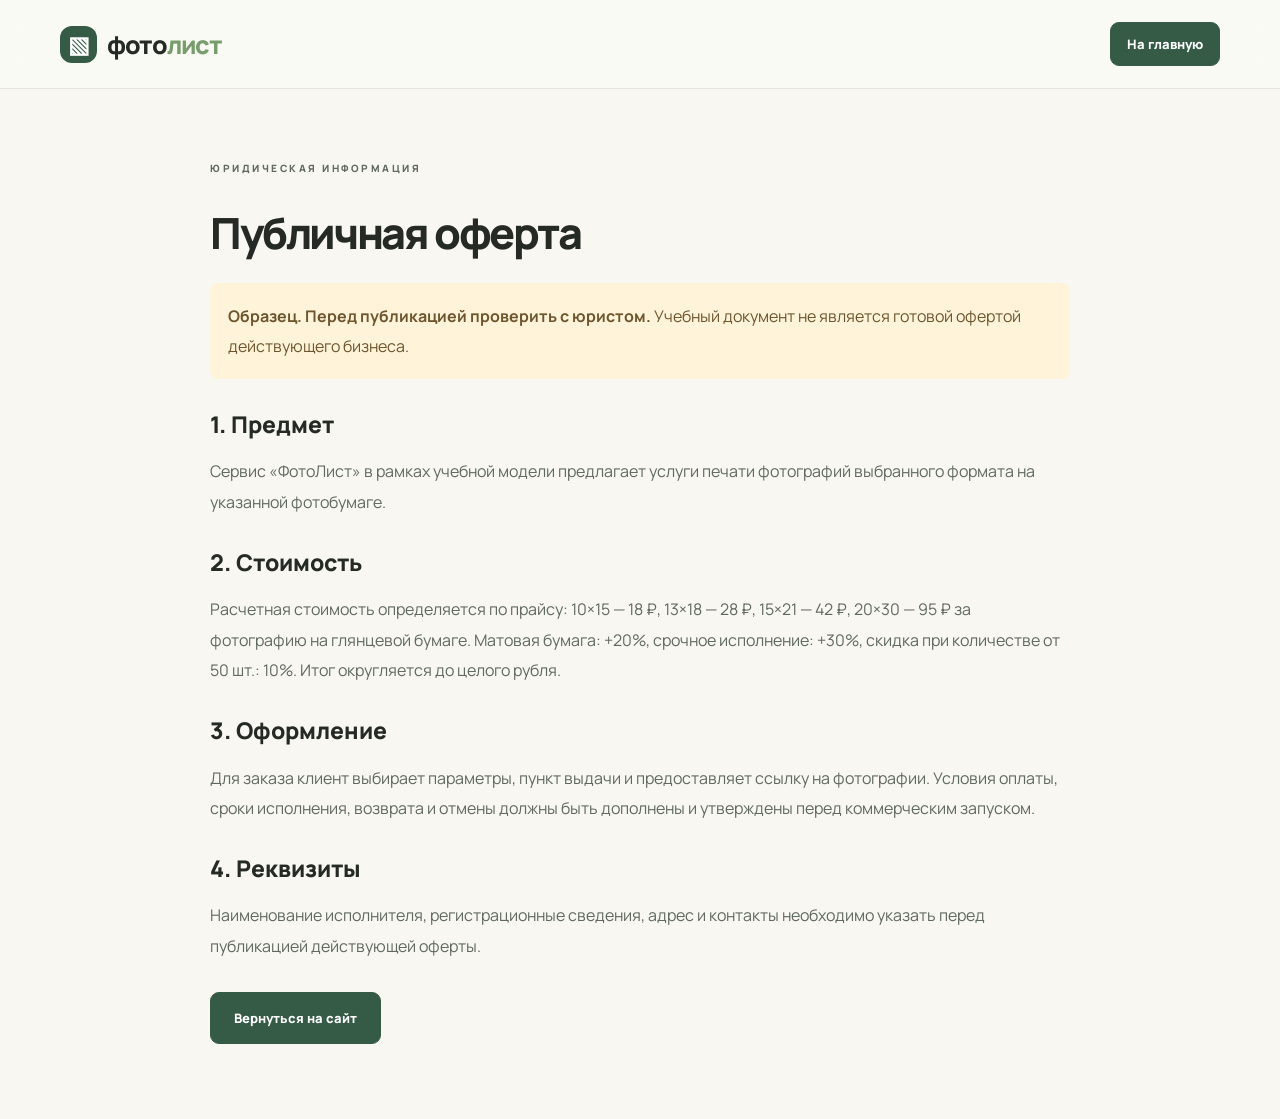
<file: offer.html>
<!doctype html><html lang="ru"><head><meta charset="utf-8"><meta name="viewport" content="width=device-width, initial-scale=1"><title>Оферта — ФотоЛист</title><link rel="stylesheet" href="styles.css"></head><body><header class="top"><div class="shell nav"><a class="logo" href="index.html"><span class="logoicon">▧</span> фото<span>лист</span></a><a href="index.html" class="btn small">На главную</a></div></header><main class="shell legal"><p class="kicker">ЮРИДИЧЕСКАЯ ИНФОРМАЦИЯ</p><h1>Публичная оферта</h1><p class="warning"><strong>Образец. Перед публикацией проверить с юристом.</strong> Учебный документ не является готовой офертой действующего бизнеса.</p><h2>1. Предмет</h2><p>Сервис «ФотоЛист» в рамках учебной модели предлагает услуги печати фотографий выбранного формата на указанной фотобумаге.</p><h2>2. Стоимость</h2><p>Расчетная стоимость определяется по прайсу: 10×15 — 18 ₽, 13×18 — 28 ₽, 15×21 — 42 ₽, 20×30 — 95 ₽ за фотографию на глянцевой бумаге. Матовая бумага: +20%, срочное исполнение: +30%, скидка при количестве от 50 шт.: 10%. Итог округляется до целого рубля.</p><h2>3. Оформление</h2><p>Для заказа клиент выбирает параметры, пункт выдачи и предоставляет ссылку на фотографии. Условия оплаты, сроки исполнения, возврата и отмены должны быть дополнены и утверждены перед коммерческим запуском.</p><h2>4. Реквизиты</h2><p>Наименование исполнителя, регистрационные сведения, адрес и контакты необходимо указать перед публикацией действующей оферты.</p><a href="index.html" class="btn back">Вернуться на сайт</a></main></body></html>
</file>
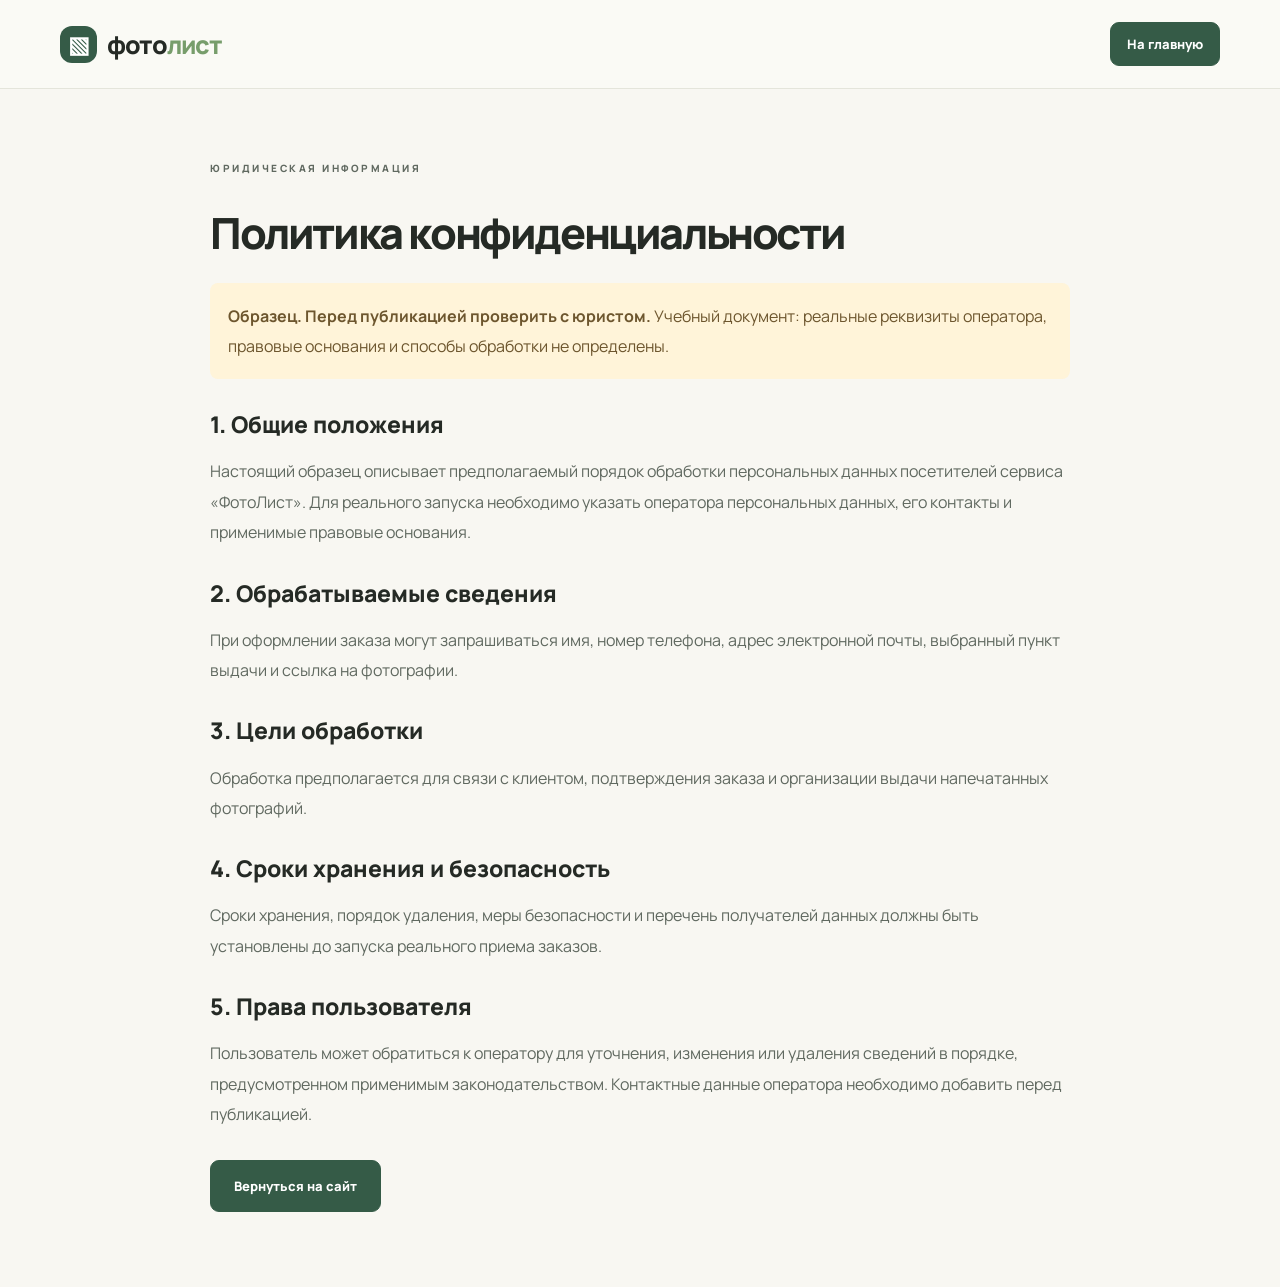
<file: privacy.html>
<!doctype html><html lang="ru"><head><meta charset="utf-8"><meta name="viewport" content="width=device-width, initial-scale=1"><title>Политика конфиденциальности — ФотоЛист</title><link rel="stylesheet" href="styles.css"></head><body><header class="top"><div class="shell nav"><a class="logo" href="index.html"><span class="logoicon">▧</span> фото<span>лист</span></a><a href="index.html" class="btn small">На главную</a></div></header><main class="shell legal"><p class="kicker">ЮРИДИЧЕСКАЯ ИНФОРМАЦИЯ</p><h1>Политика конфиденциальности</h1><p class="warning"><strong>Образец. Перед публикацией проверить с юристом.</strong> Учебный документ: реальные реквизиты оператора, правовые основания и способы обработки не определены.</p><h2>1. Общие положения</h2><p>Настоящий образец описывает предполагаемый порядок обработки персональных данных посетителей сервиса «ФотоЛист». Для реального запуска необходимо указать оператора персональных данных, его контакты и применимые правовые основания.</p><h2>2. Обрабатываемые сведения</h2><p>При оформлении заказа могут запрашиваться имя, номер телефона, адрес электронной почты, выбранный пункт выдачи и ссылка на фотографии.</p><h2>3. Цели обработки</h2><p>Обработка предполагается для связи с клиентом, подтверждения заказа и организации выдачи напечатанных фотографий.</p><h2>4. Сроки хранения и безопасность</h2><p>Сроки хранения, порядок удаления, меры безопасности и перечень получателей данных должны быть установлены до запуска реального приема заказов.</p><h2>5. Права пользователя</h2><p>Пользователь может обратиться к оператору для уточнения, изменения или удаления сведений в порядке, предусмотренном применимым законодательством. Контактные данные оператора необходимо добавить перед публикацией.</p><a href="index.html" class="btn back">Вернуться на сайт</a></main></body></html>
</file>
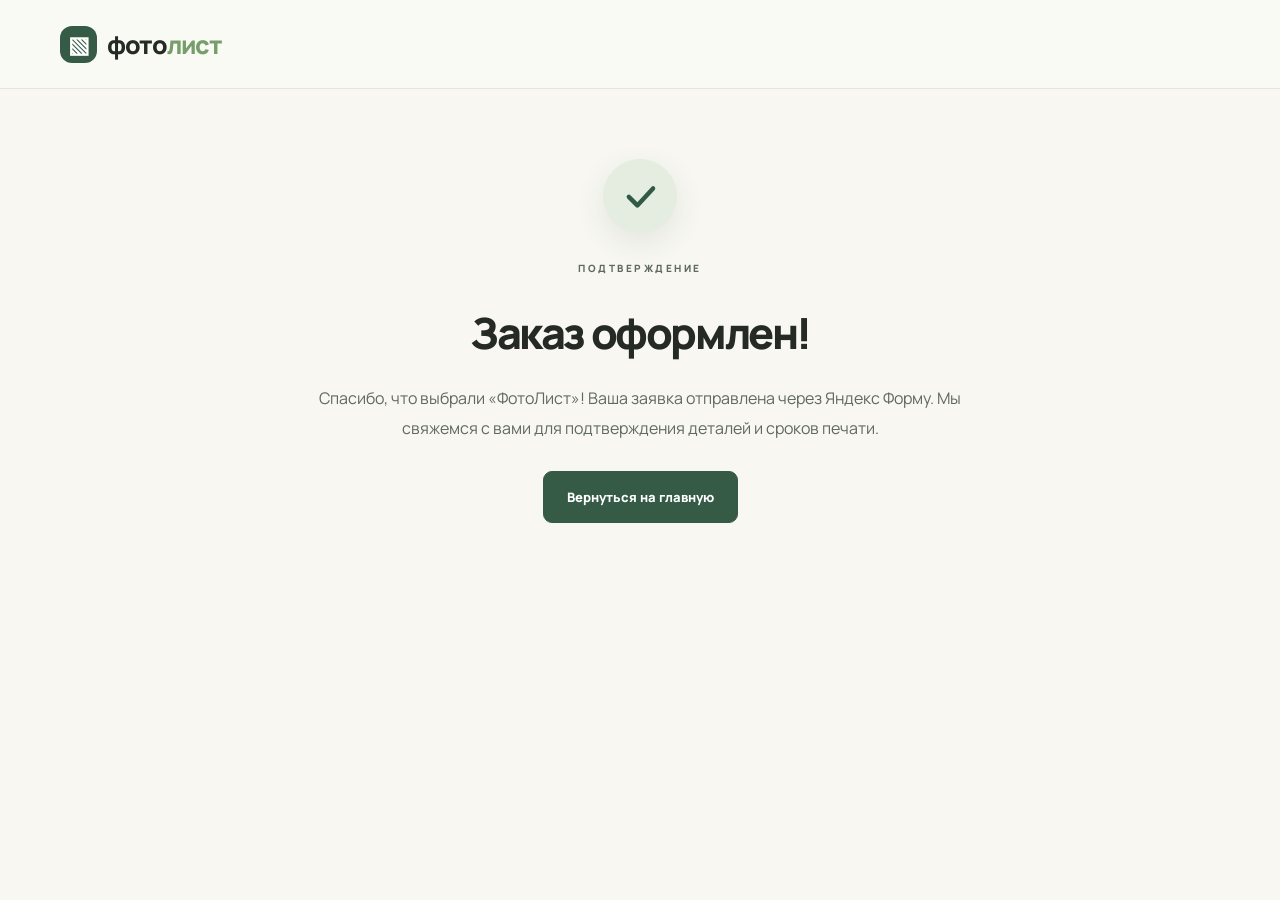
<file: success.html>
<!doctype html>
<html lang="ru">
<head>
  <meta charset="utf-8">
  <meta name="viewport" content="width=device-width, initial-scale=1">
  <title>Заказ оформлен — ФотоЛист</title>
  <link rel="stylesheet" href="styles.css">
  <style>
    .success-mark {
      display: grid;
      place-items: center;
      width: 74px;
      height: 74px;
      margin: 0 auto 26px;
      border-radius: 50%;
      background: #e4eddf;
      color: #315a46;
      box-shadow: 0 10px 30px rgba(49,90,70,.1);
    }
    .success-mark svg { width: 43px; height: 43px; }
    .success-note { max-width: 680px; margin: 0 auto 28px; }
  </style>
</head>
<body>
  <header class="top">
    <div class="shell nav">
      <a class="logo" href="index.html"><span class="logoicon">▧</span> фото<span>лист</span></a>
    </div>
  </header>
  <main class="shell legal" style="text-align:center">
    <div class="success-mark" aria-hidden="true">
      <svg viewBox="0 0 48 48" fill="none" xmlns="http://www.w3.org/2000/svg">
        <path d="M11 24.5L20.5 34L38 15" stroke="currentColor" stroke-width="5" stroke-linecap="round" stroke-linejoin="round"/>
      </svg>
    </div>
    <p class="kicker">ПОДТВЕРЖДЕНИЕ</p>
    <h1>Заказ оформлен!</h1>
    <p class="success-note">Спасибо, что выбрали «ФотоЛист»! Ваша заявка отправлена через Яндекс Форму. Мы свяжемся с вами для подтверждения деталей и сроков печати.</p>
    <a href="index.html" class="btn">Вернуться на главную</a>
  </main>
</body>
</html>
</file>
<file: styles.css>
@import url('https://fonts.googleapis.com/css2?family=DM+Sans:wght@400;500;600;700&family=Manrope:wght@400;500;600;700;800&display=swap');
:root{--ink:#252a25;--muted:#6e746b;--green:#355b47;--olive:#dbe6bd;--cream:#f8f7f2;--line:#e4e5db}*{box-sizing:border-box}html{scroll-behavior:smooth}body{margin:0;background:var(--cream);color:var(--ink);font-family:Manrope,Arial,sans-serif}h1,h2,h3,p{margin-top:0}a{color:inherit}button,input,select{font:inherit}button,a,select{transition:.18s ease}button{cursor:pointer}.shell{width:min(1160px,calc(100% - 64px));margin:auto}.top{background:#fafaf6;border-bottom:1px solid var(--line);position:sticky;z-index:20;top:0}.nav{height:88px;display:flex;align-items:center;gap:35px;justify-content:space-between}.logo{text-decoration:none;font-size:25px;font-weight:800;letter-spacing:-1.3px;display:inline-flex;align-items:center;position:relative;white-space:nowrap}.logo>span:not(.logoicon){color:#779d6b}.logoicon{color:#fff;background:var(--green);height:37px;width:37px;border-radius:12px;display:grid;place-items:center;margin-right:10px;font-size:23px}.logo small{font-size:8px;letter-spacing:1.4px;color:var(--muted);position:absolute;left:47px;top:33px}.nav nav{display:flex;gap:29px}.nav nav a{font-size:13px;font-weight:700;text-decoration:none}.nav nav a:hover,.text-link:hover{color:#638a67}.btn{background:var(--green);border:1px solid var(--green);color:white;text-decoration:none;border-radius:9px;display:inline-flex;align-items:center;justify-content:center;gap:22px;padding:16px 23px;font-size:13px;font-weight:800;min-height:52px}.btn:hover{background:#244432;transform:translateY(-2px)}.btn.small{padding:12px 16px;min-height:43px}.btn span{font-size:17px;font-weight:400}.hero{min-height:650px;display:grid;grid-template-columns:1fr 1fr;align-items:center;gap:20px;padding-top:40px;padding-bottom:62px}.hero-copy{position:relative;z-index:2}.eyebrow{font-size:12px;font-weight:800;letter-spacing:.3px;display:flex;align-items:center;gap:9px}.dot{background:#a4ba7e;width:9px;height:9px;border-radius:50%}h1,h2{letter-spacing:-2.4px;line-height:1.13;font-weight:800}h1{font-size:clamp(46px,5.5vw,75px);margin:31px 0 25px}h1 em,h2 em{font-family:Georgia,serif;font-style:italic;color:#6f926e;font-weight:400}p.lead{max-width:490px;line-height:1.9;color:#616a62;font-size:15px}.hero-actions{display:flex;align-items:center;gap:28px;margin:26px 0 61px}.text-link{text-decoration:none;font-size:13px;font-weight:800}.hero-facts{display:flex;gap:31px}.hero-facts div{display:flex;flex-direction:column;gap:5px;padding-right:23px;border-right:1px solid #dadfd3}.hero-facts div:last-child{border:0}.hero-facts b{font-size:18px}.hero-facts span{font-size:10px;color:var(--muted)}.hero-art{height:560px;position:relative;background:radial-gradient(ellipse at 51% 46%,#e1e5d1 0,#e9eadd 52%,transparent 72%);isolation:isolate}.hero-art::after{content:'✦';position:absolute;font-size:59px;color:#c5d39e;right:19px;top:42px}.photo{position:absolute;background:white;padding:12px 12px 22px;box-shadow:0 23px 60px #394b3930;border:1px solid #f6f6ed}.photo p{margin:12px 0 0;font-family:Georgia,serif;font-style:italic;text-align:center;font-size:14px;color:#858474}.photo-a{width:265px;height:340px;left:12%;top:15%;transform:rotate(-13deg)}.photo-b{width:253px;height:315px;left:40%;top:7%;transform:rotate(9deg)}.photo-c{width:245px;height:295px;left:43%;top:47%;transform:rotate(15deg)}.photo-scene{height:86%;position:relative;overflow:hidden}.mountain{background:linear-gradient(#b1d0c1 0%,#d8e0cf 57%,#8eab97 58%,#4a796e 100%)}.mountain:after{content:'';position:absolute;inset:37% -15% 0;background:#628776;clip-path:polygon(0 72%,35% 5%,65% 66%,87% 15%,100% 31%,100% 100%,0 100%)}.sun{position:absolute;top:18%;right:19%;height:52px;width:52px;background:#f9e0a3;border-radius:50%}.flower{display:flex;align-items:center;justify-content:center;background:radial-gradient(circle at 45% 47%,#f8dbb7 0 11%,transparent 12%),linear-gradient(125deg,#b1b89c,#d5b9a5)}.flower span{font-size:200px;color:#fff0dc;line-height:1;text-shadow:8px 7px 0 #c4a3a2}.coast{background:linear-gradient(#e4c3a7 0 43%,#c3d4d1 43% 64%,#a5b4a7 64%)}.coast:after{content:'';position:absolute;inset:66% 0 0;background:#ead8b6;clip-path:polygon(0 40%,55% 0%,100% 55%,100% 100%,0 100%)}.art-caption{position:absolute;bottom:6px;left:14%;font-family:Georgia,serif;font-style:italic;color:#878e79}.benefits{background:#e9eee2;padding:30px 0}.benefit-grid{display:grid;grid-template-columns:repeat(4,1fr);gap:22px}.benefit-grid>div{padding:12px 24px;border-right:1px solid #cdd7c6}.benefit-grid>div:last-child{border:0}.benefit-icon{display:block;color:#668667;font-size:28px;margin-bottom:10px}.benefit-grid b{font-size:13px}.benefit-grid p{font-size:11px;line-height:1.75;color:#687566;margin:8px 0 0}.section{padding-top:105px;padding-bottom:105px}.section-heading{display:flex;justify-content:space-between;align-items:end;margin-bottom:39px;gap:35px}.section-heading h2,.order-layout h2{font-size:clamp(34px,4vw,53px);margin:14px 0 0}.section-heading>p{max-width:340px;font-size:13px;line-height:1.85;color:var(--muted)}.kicker{font-size:10px;font-weight:800;letter-spacing:2.5px;color:#6c8969}.format-grid{display:grid;grid-template-columns:repeat(4,1fr);gap:17px}.format-card{border:1px solid var(--line);background:white;border-radius:13px;overflow:hidden}.format-visual{height:190px;display:flex;align-items:center;justify-content:center;background:#e7eadf;color:#769881;font-size:104px}.format-card:nth-child(2) .format-visual{background:#eee9d9;color:#b3a57e}.format-card:nth-child(3) .format-visual{background:#eadfdc;color:#b3908c}.format-card:nth-child(4) .format-visual{background:#e3e5e6;color:#8194a2}.format-card>div{padding:23px}.tag{font-size:10px;color:#71906c}.format-card h3{margin:10px 0;font-size:20px;letter-spacing:-.5px}.format-card p{font-size:11px;line-height:1.8;min-height:57px;color:#777d75}.format-card b{font-size:14px}.paper-info{margin-top:23px;display:grid;grid-template-columns:1fr 1fr;gap:24px}.paper-info>div{border:1px solid var(--line);border-radius:12px;padding:23px;background:#f3f4ed}.paper-info b{font-size:14px}.paper-info p{font-size:12px;color:var(--muted);margin:7px 0 0}.calc-band{background:#2c4838;padding:100px 0 105px;color:white}.light .kicker{color:#bfd49e}.light h2 em{color:#c6dba8}.light>p{color:#c3d0c3}.calculator{display:grid;grid-template-columns:1.1fr .9fr;background:#f9faf6;color:var(--ink);border-radius:18px;overflow:hidden}.calc-fields{padding:41px 48px;display:flex;flex-direction:column}.calc-fields label,.order-form label{font-size:12px;font-weight:800;margin-bottom:9px}.calc-fields select,.calc-fields input,.order-form input,.order-form select{border:1px solid #dce1d8;border-radius:8px;background:white;width:100%;padding:14px;font-size:13px;color:#29362b;outline-color:#79967c}.calc-fields select,.calc-fields .qty-control{margin-bottom:24px}.qty-control{display:flex;gap:9px}.qty-control button{width:52px;border:1px solid #dce1d8;border-radius:8px;background:#edf0e9;font-size:23px}.qty-control input{flex:1;min-width:0;text-align:center}.calc-note{background:#e6edda;color:#426345;border-radius:7px;font-size:11px;line-height:1.6;padding:12px 14px;margin:0}.calc-summary{background:#e8eee1;padding:45px 43px;display:flex;flex-direction:column}.summary-overline{font-size:10px;font-weight:800;letter-spacing:2px;margin-bottom:38px;color:#638269}.summary-line{display:flex;justify-content:space-between;gap:12px;border-bottom:1px solid #d0daca;padding:15px 0;font-size:12px}.summary-line b{white-space:nowrap}.summary-line.discount{color:#52794f}.sum-total{border-top:2px solid #b6c8b0;display:flex;justify-content:space-between;align-items:center;margin-top:30px;padding-top:27px;gap:12px;font-size:13px;font-weight:700}.sum-total strong{font-size:35px;letter-spacing:-2px;white-space:nowrap}.calc-summary small{font-size:10px;color:#748272;line-height:1.8;margin:20px 0}.summary-btn{margin-top:auto}.steps{display:grid;grid-template-columns:repeat(3,1fr);gap:25px}.steps>div{border-top:2px solid #aec2a4;padding:24px 15px 0 0}.steps span{color:#799c73;font-size:28px;font-family:Georgia,serif}.steps h3{font-size:18px;margin-top:20px}.steps p{color:var(--muted);font-size:12px;line-height:1.8}.order-wrap{background:#f0f2e9;padding:102px 0}.order-layout{display:grid;grid-template-columns:.82fr 1fr;gap:80px}.order-layout h2{margin-bottom:20px}.order-lead{line-height:1.9;font-size:14px;color:var(--muted);max-width:440px}.instructions{border-top:1px solid #d2dbcf;margin-top:45px;padding-top:24px;font-size:13px}.instructions ol{padding-left:21px;color:var(--muted);line-height:2.2;font-size:12px}.instructions a{color:#486b4e}.order-form{background:white;box-shadow:0 15px 45px #4f654a12;border:1px solid #e0e6dc;border-radius:14px;padding:35px;display:flex;flex-direction:column;gap:5px}.form-kicker{font-size:11px;color:#6f8e67;letter-spacing:1.6px;font-weight:800;margin-bottom:17px}.form-duo{display:grid;grid-template-columns:1fr 1fr;gap:16px}.order-form label{display:flex;flex-direction:column;gap:8px;margin-bottom:16px}.order-form input[readonly]{background:#f0f3e9;font-weight:800}.order-form .consent{flex-direction:row;align-items:flex-start;font-size:11px;font-weight:500;line-height:1.6}.consent input{width:16px;height:16px;flex:none;accent-color:var(--green);margin:2px 0}.consent a{color:#3f674a}.order-form button{width:100%}.order-form small{font-size:10px;color:#8b9186;line-height:1.6}.form-message{font-size:12px;line-height:1.7;margin:5px 0;color:#915a3d}.form-message.success{color:#476c4e}.pickup-grid{display:grid;grid-template-columns:repeat(3,1fr);gap:20px}.pickup-grid>div{background:#eef1e9;padding:30px;border-radius:10px}.pickup-grid span{font-size:10px;color:#799276;font-weight:800;letter-spacing:1.6px}.pickup-grid h3{margin:22px 0 9px}.pickup-grid p{color:var(--muted);font-size:12px}footer{background:#263c2e;color:#fff}.footer{padding:34px 0;display:flex;align-items:center;justify-content:space-between;gap:24px}.footer>span{color:#b1bfb3;font-size:11px}.footer>div{display:flex;gap:24px}.footer>div a{font-size:11px;color:#c1d0c2;text-decoration:none}.footer .logo{color:white}.legal{min-height:70vh;max-width:860px;padding-top:70px;padding-bottom:70px}.legal h1{font-size:43px}.legal p,.legal li{line-height:1.9;color:#606960}.legal h2{font-size:23px;margin-top:32px;letter-spacing:0}.legal .warning{padding:18px;background:#fff4d9;border-radius:8px;color:#6d562e}.back{display:inline-block;margin-top:15px}@media(max-width:950px){.nav nav{display:none}.hero{grid-template-columns:1fr 1fr}.hero-art{transform:scale(.82);transform-origin:center}.hero-facts{gap:14px}.hero-facts div{padding-right:10px}.format-grid{grid-template-columns:repeat(2,1fr)}.order-layout{gap:30px}.benefit-grid{grid-template-columns:repeat(2,1fr)}.benefit-grid>div:nth-child(2){border:0}}@media(max-width:700px){.shell{width:min(100% - 32px,540px)}.nav{height:72px}.nav .small{font-size:10px;padding:9px;gap:5px}.logo{font-size:19px}.logoicon{height:32px;width:32px}.logo small{display:none}.hero{display:flex;flex-direction:column;padding-top:52px;gap:8px}.hero-copy{width:100%}h1{font-size:clamp(43px,10vw,60px);letter-spacing:-2px}.hero-actions{margin-bottom:30px;gap:16px}.hero-facts{justify-content:space-between}.hero-facts b{font-size:14px}.hero-facts span{font-size:9px}.hero-art{transform:none;width:100%;height:400px}.photo-a{left:8%;top:10%;width:52%;height:270px}.photo-b{left:43%;top:4%;width:47%;height:260px}.photo-c{left:44%;top:43%;width:46%;height:222px}.photo p{font-size:10px}.benefit-grid{gap:0}.benefit-grid>div{padding:17px 10px}.benefit-grid>div:nth-child(1),.benefit-grid>div:nth-child(3){border-right:1px solid #cdd7c6}.benefit-grid>div:nth-child(-n+2){border-bottom:1px solid #cdd7c6}.section{padding-top:69px;padding-bottom:69px}.section-heading{flex-direction:column;align-items:start;gap:4px}.section-heading>p{max-width:100%}.format-grid{gap:12px}.format-visual{height:120px;font-size:75px}.format-card>div{padding:15px}.format-card h3{font-size:17px}.format-card p{font-size:10px}.paper-info{grid-template-columns:1fr;gap:10px}.calc-band{padding:65px 0}.calculator{grid-template-columns:1fr}.calc-fields,.calc-summary{padding:27px}.summary-overline{margin-bottom:18px}.steps{grid-template-columns:1fr;gap:17px}.order-wrap{padding:70px 0}.order-layout{grid-template-columns:1fr;gap:30px}.order-form{padding:24px 19px}.form-duo{grid-template-columns:1fr;gap:0}.pickup-grid{grid-template-columns:1fr;gap:12px}.footer{flex-direction:column;align-items:start}.footer>div{flex-wrap:wrap}}@media(prefers-reduced-motion:reduce){html{scroll-behavior:auto}button,a,select{transition:none}}


/* ФотоЛист v2: анимация с учетом доступности и производительности */
:root{--motion-ease:cubic-bezier(.2,.75,.25,1)}
body{overflow-x:clip}
.top{backdrop-filter:blur(14px);-webkit-backdrop-filter:blur(14px);background:rgba(250,250,246,.92)}
.btn{position:relative;overflow:hidden;transition:transform .32s var(--motion-ease),background .3s,box-shadow .3s}
.btn::after{content:"";position:absolute;inset:-50%;background:linear-gradient(110deg,transparent 40%,rgba(255,255,255,.24) 50%,transparent 60%);transform:translateX(-150%) rotate(-8deg);pointer-events:none;transition:transform .8s ease}
.btn:hover::after,.btn:focus-visible::after{transform:translateX(150%) rotate(-8deg)}
.btn:hover{box-shadow:0 12px 28px rgba(35,77,51,.24)}
.btn:focus-visible,.text-link:focus-visible,.format-card:focus-visible{outline:3px solid #98ad74;outline-offset:3px}
.hero-copy .eyebrow,.hero-copy h1,.hero-copy .lead,.hero-actions,.hero-facts{animation:heroRise .85s var(--motion-ease) both}
.hero-copy h1{animation-delay:.12s}.hero-copy .lead{animation-delay:.25s}.hero-actions{animation-delay:.38s}.hero-facts{animation-delay:.53s}
.hero-art{--pointer-x:0px;--pointer-y:0px;animation:artAppear 1s var(--motion-ease) .2s both}
.hero-art::before{content:"";position:absolute;width:65%;height:65%;border:1px solid rgba(117,152,108,.23);border-radius:50%;left:16%;top:13%;animation:orbPulse 6s ease-in-out infinite;pointer-events:none}
.hero-art .photo{transition:transform .6s var(--motion-ease),box-shadow .6s ease;will-change:transform;cursor:default}
.photo-a{--angle:-13deg;--depth:.65;--dx:0px;--dy:0px;transform:translate3d(var(--dx),var(--dy),0) rotate(var(--angle));animation:photoFloatA 7s ease-in-out infinite}
.photo-b{--angle:9deg;--depth:1;--dx:0px;--dy:0px;transform:translate3d(var(--dx),var(--dy),0) rotate(var(--angle));animation:photoFloatB 8.5s ease-in-out infinite}
.photo-c{--angle:15deg;--depth:1.3;--dx:0px;--dy:0px;transform:translate3d(var(--dx),var(--dy),0) rotate(var(--angle));animation:photoFloatC 6.8s ease-in-out infinite}
.hero-art .photo:hover{animation-play-state:paused;box-shadow:0 33px 75px #394b3955;transform:translate3d(0,-14px,0) rotate(0deg) scale(1.05);z-index:8}
.float-spark{position:absolute;color:#96b47c;pointer-events:none;font-size:27px;z-index:5;animation:twinkle 4s ease-in-out infinite}.spark-one{left:5%;top:60%}.spark-two{right:8%;bottom:17%;font-size:19px;animation-delay:1.8s}
.hero-art::after{animation:twinkle 5s ease-in-out infinite}
.format-card{transition:transform .45s var(--motion-ease),box-shadow .45s ease,border-color .35s;transform-style:preserve-3d}
.format-card:hover{transform:translateY(-11px);box-shadow:0 24px 40px rgba(41,65,42,.14);border-color:#bacbac}
.format-visual{position:relative;overflow:hidden;transition:background .35s}
.format-visual::after{content:"";position:absolute;inset:-100%;background:linear-gradient(110deg,transparent 43%,rgba(255,255,255,.55) 50%,transparent 57%);transform:translateX(-65%);transition:transform .7s ease;pointer-events:none}
.format-card:hover .format-visual::after{transform:translateX(65%)}
.paper-info>div,.pickup-grid>div,.steps>div,.benefit-grid>div{transition:transform .35s var(--motion-ease),box-shadow .35s}
.paper-info>div:hover,.pickup-grid>div:hover{transform:translateY(-5px);box-shadow:0 15px 25px rgba(41,65,42,.08)}
.steps>div:hover{transform:translateY(-4px)}
.calc-summary{position:relative;overflow:hidden}
.calc-summary::before{content:"";position:absolute;width:290px;height:290px;border-radius:50%;background:radial-gradient(circle,#c6ddb85c,transparent 70%);right:-100px;top:-120px;pointer-events:none}
#total{display:inline-block;transform-origin:right center;font-variant-numeric:tabular-nums}
#sum-total.is-updating #total{animation:totalPop .46s var(--motion-ease)}
#sum-total.is-updating{animation:summaryGlow .65s ease}
.discount.is-active{background:rgba(122,167,95,.16);margin:0 -12px;padding-left:12px;padding-right:12px;border-radius:6px;transition:background .4s}
.calc-fields :is(select,input):focus,.order-form :is(input,select):focus{border-color:#779d6b;box-shadow:0 0 0 4px rgba(122,159,107,.13);outline:none}
.qty-control button:hover{background:#dce8cf;transform:scale(1.05)}
/* Прокрутка: стартовое состояние ставится только после включения JS и IO. */
.motion-ready .reveal{opacity:0;transform:translateY(30px);filter:blur(4px);transition:opacity .8s var(--motion-ease),transform .8s var(--motion-ease),filter .8s var(--motion-ease);transition-delay:var(--reveal-delay,0ms)}
.motion-ready .reveal.is-visible{opacity:1;transform:translateY(0);filter:blur(0)}
@keyframes heroRise{from{opacity:0;transform:translateY(24px)}to{opacity:1;transform:translateY(0)}}
@keyframes artAppear{from{opacity:0;transform:translateX(25px) scale(.96)}to{opacity:1;transform:translateX(0) scale(1)}}
@keyframes orbPulse{0%,100%{transform:scale(.95);opacity:.3}50%{transform:scale(1.08);opacity:.7}}
@keyframes photoFloatA{0%,100%{translate:0 0}50%{translate:0 -12px}}
@keyframes photoFloatB{0%,100%{translate:0 0}50%{translate:0 15px}}
@keyframes photoFloatC{0%,100%{translate:0 0}50%{translate:0 -9px}}
@keyframes twinkle{0%,100%{opacity:.35;scale:.8;rotate:-8deg}50%{opacity:1;scale:1.18;rotate:10deg}}
@keyframes totalPop{0%{transform:scale(.94);opacity:.55}65%{transform:scale(1.09)}100%{transform:scale(1);opacity:1}}
@keyframes summaryGlow{0%,100%{background:transparent}45%{background:rgba(130,175,104,.14)}}
@media(max-width:700px){.hero-copy .eyebrow,.hero-copy h1,.hero-copy .lead,.hero-actions,.hero-facts{animation-duration:.65s}.hero-art{animation-duration:.8s}.hero-art .photo:hover{transform:none}.format-card:hover{transform:translateY(-5px)}.motion-ready .reveal{transform:translateY(18px);filter:none}.sum-total strong{font-size:clamp(25px,7vw,35px)}}
@media(prefers-reduced-motion:reduce){html{scroll-behavior:auto!important}*,*::before,*::after{animation:none!important;transition:none!important;scroll-behavior:auto!important}.motion-ready .reveal{opacity:1!important;transform:none!important;filter:none!important}.hero-art .photo:hover{transform:rotate(var(--angle))!important}.btn:hover,.format-card:hover{transform:none!important}}

/* Интеграция с Яндекс Формами. Важно: hidden имеет приоритет над display. */
.yandex-step[hidden]{display:none!important}
.yandex-step{padding:60px 0 90px;background:#f6f3ec;scroll-margin-top:80px}
.yandex-card{max-width:900px;margin:auto;padding:clamp(22px,4vw,45px);border:1px solid #d8dfce;border-radius:22px;background:white;box-shadow:0 14px 40px #31523314}
.yandex-card h2{font-size:clamp(28px,4vw,43px);margin:15px 0}.yandex-card p{line-height:1.7}
.yandex-tally{display:flex;justify-content:space-between;gap:10px;border-radius:12px;background:#eff4e9;padding:18px;margin:20px 0;font-size:18px}.yandex-tally strong{color:#42673b}
.yandex-frame-wrap{overflow:hidden;border:1px solid #e4e6df;border-radius:12px;background:white}
#yandex-frame{display:block;border:0;width:100%;min-height:850px}
.yandex-help{font-size:14px;color:#566052}.yandex-back{margin-top:15px;background:none;border:0;color:#315a35;font:inherit;cursor:pointer;text-decoration:underline}
@media(max-width:700px){.yandex-step{padding:35px 0}.yandex-card{padding:18px}#yandex-frame{min-height:1000px}.yandex-tally{font-size:16px}}

/* v5: прямое открытие формы вместо заблокированного iframe */
.yandex-check {background:#f7f8f3;border:1px solid #d9e2d5;border-radius:16px;padding:22px;margin:24px 0}
.yandex-check h3 {font-size:1.15rem;margin:0 0 16px}
#yandex-order-preview > div {display:flex;justify-content:space-between;gap:20px;padding:10px 0;border-bottom:1px solid #e1e7dd}
#yandex-order-preview > div span {color:#617266}
#yandex-order-preview > div strong {text-align:right}
.yandex-check p {margin:16px 0 0;color:#617266;line-height:1.5}
.yandex-open-btn {display:inline-flex;text-decoration:none;justify-content:center;max-width:100%;margin-top:5px}
@media(max-width:560px){.yandex-check{padding:16px}#yandex-order-preview>div{font-size:.9rem}}

/* V6: Local photo assets; preserves existing floating, reveal and hover animations. */
.photo-scene img{display:block;width:100%;height:100%;object-fit:cover;object-position:center;position:relative;z-index:2}
.photo-scene.mountain,.photo-scene.flower,.photo-scene.coast{background:#e9e9db}
.photo-scene.mountain::after,.photo-scene.coast::after{content:none}
.photo-scene .sun,.photo-scene .ridge,.photo-scene.flower>span{display:none}
.photo-a .photo-scene img{object-position:52% 40%}
.photo-b .photo-scene img{object-position:52% 45%}
.photo-c .photo-scene img{object-position:52% 50%}
.format-visual{background:#e7eadf!important;position:relative}
.format-visual img{width:100%;height:100%;object-fit:cover;object-position:center;display:block;transition:transform .65s cubic-bezier(.22,1,.36,1)}
.format-card:hover .format-visual img{transform:scale(1.055)}
.format-visual.size4 img{object-position:40% 32%}
@media(prefers-reduced-motion:reduce){.format-visual img{transition:none}.format-card:hover .format-visual img{transform:none}}

/* v7 — просмотр фотографий, не влияет на калькулятор и анимации */
.photo-open{display:block;position:relative;width:100%;height:100%;padding:0;margin:0;border:0;background:none;cursor:zoom-in;overflow:hidden;color:inherit}
.photo-open img{display:block;width:100%;height:100%;object-fit:cover}
.photo-open:focus-visible{outline:3px solid #d0e0a9;outline-offset:-4px}
.photo-zoom{position:absolute;bottom:10px;right:10px;z-index:3;display:grid;place-items:center;width:31px;height:31px;border-radius:50%;font-size:21px;color:#fff;background:rgba(31,54,38,.68);opacity:0;transform:translateY(4px);transition:opacity .2s,transform .2s;pointer-events:none}
.photo-open:hover .photo-zoom,.photo-open:focus-visible .photo-zoom{opacity:1;transform:translateY(0)}
/* The images already have inner object-fit rules; don't alter their crop. */
.lightbox[hidden]{display:none!important}
.lightbox{position:fixed;inset:0;z-index:1000;display:grid;place-items:center;padding:20px;isolation:isolate}
.lightbox-backdrop{position:absolute;inset:0;background:rgba(16,26,21,.92);backdrop-filter:blur(9px)}
.lightbox-content{position:relative;z-index:1;width:min(100%,1240px);height:min(92dvh,1000px);display:flex;align-items:center;justify-content:center;pointer-events:none}
.lightbox figure{margin:0;max-width:calc(100% - 112px);height:100%;display:flex;flex-direction:column;justify-content:center;align-items:center;gap:12px;pointer-events:none}
.lightbox figure img{display:block;width:auto;height:auto;max-width:100%;max-height:calc(100% - 58px);object-fit:contain;border-radius:5px;box-shadow:0 12px 56px #0008;pointer-events:auto}
.lightbox figcaption{font-size:13px;color:#e8eee4;text-align:center;line-height:1.5;max-width:100%}
.lightbox button{position:absolute;z-index:2;border:1px solid #ffffff50;background:#253c32cc;color:white;border-radius:50%;display:grid;place-items:center;width:48px;height:48px;font-size:37px;line-height:1;pointer-events:auto;transition:background .2s,transform .2s}
.lightbox button:hover{background:#4b715a;transform:scale(1.06)}
.lightbox button:focus-visible{outline:3px solid #cfe5a8;outline-offset:3px}
.lightbox-close{right:3px;top:3px;font-size:30px!important}
.lightbox-prev{left:0;top:50%;transform:translateY(-50%)}
.lightbox-next{right:0;top:50%;transform:translateY(-50%)}
.lightbox-prev:hover,.lightbox-next:hover{transform:translateY(-50%) scale(1.06)!important}
.lightbox-count{position:absolute;bottom:0;left:50%;transform:translateX(-50%);font-size:12px;color:#c9d6cc}
body.lightbox-locked{overflow:hidden}
@media(max-width:700px){.lightbox{padding:9px}.lightbox-content{height:93dvh}.lightbox figure{max-width:100%;width:100%}.lightbox figure img{max-height:calc(100% - 96px)}.lightbox button{width:39px;height:39px;font-size:29px}.lightbox-close{right:8px;top:8px}.lightbox-prev{left:7px;top:auto;bottom:9px}.lightbox-next{right:7px;top:auto;bottom:9px}.lightbox-count{bottom:22px}.photo-zoom{opacity:.85;transform:none}}
@media(prefers-reduced-motion:reduce){.photo-zoom,.lightbox button{transition:none!important}}

/* v8: валидация количества фотографий */
.quantity-error{color:#a22e28;font-size:12px;line-height:1.5;margin:-14px 0 17px}.quantity-error[hidden]{display:none}
#quantity[aria-invalid="true"]{border-color:#b43e38;background:#fff9f8;box-shadow:0 0 0 2px #f9dbd8}
.summary-btn.is-disabled,.summary-btn[aria-disabled="true"]{background:#7f8f82;border-color:#7f8f82;opacity:.7;cursor:not-allowed;transform:none}
</file>
